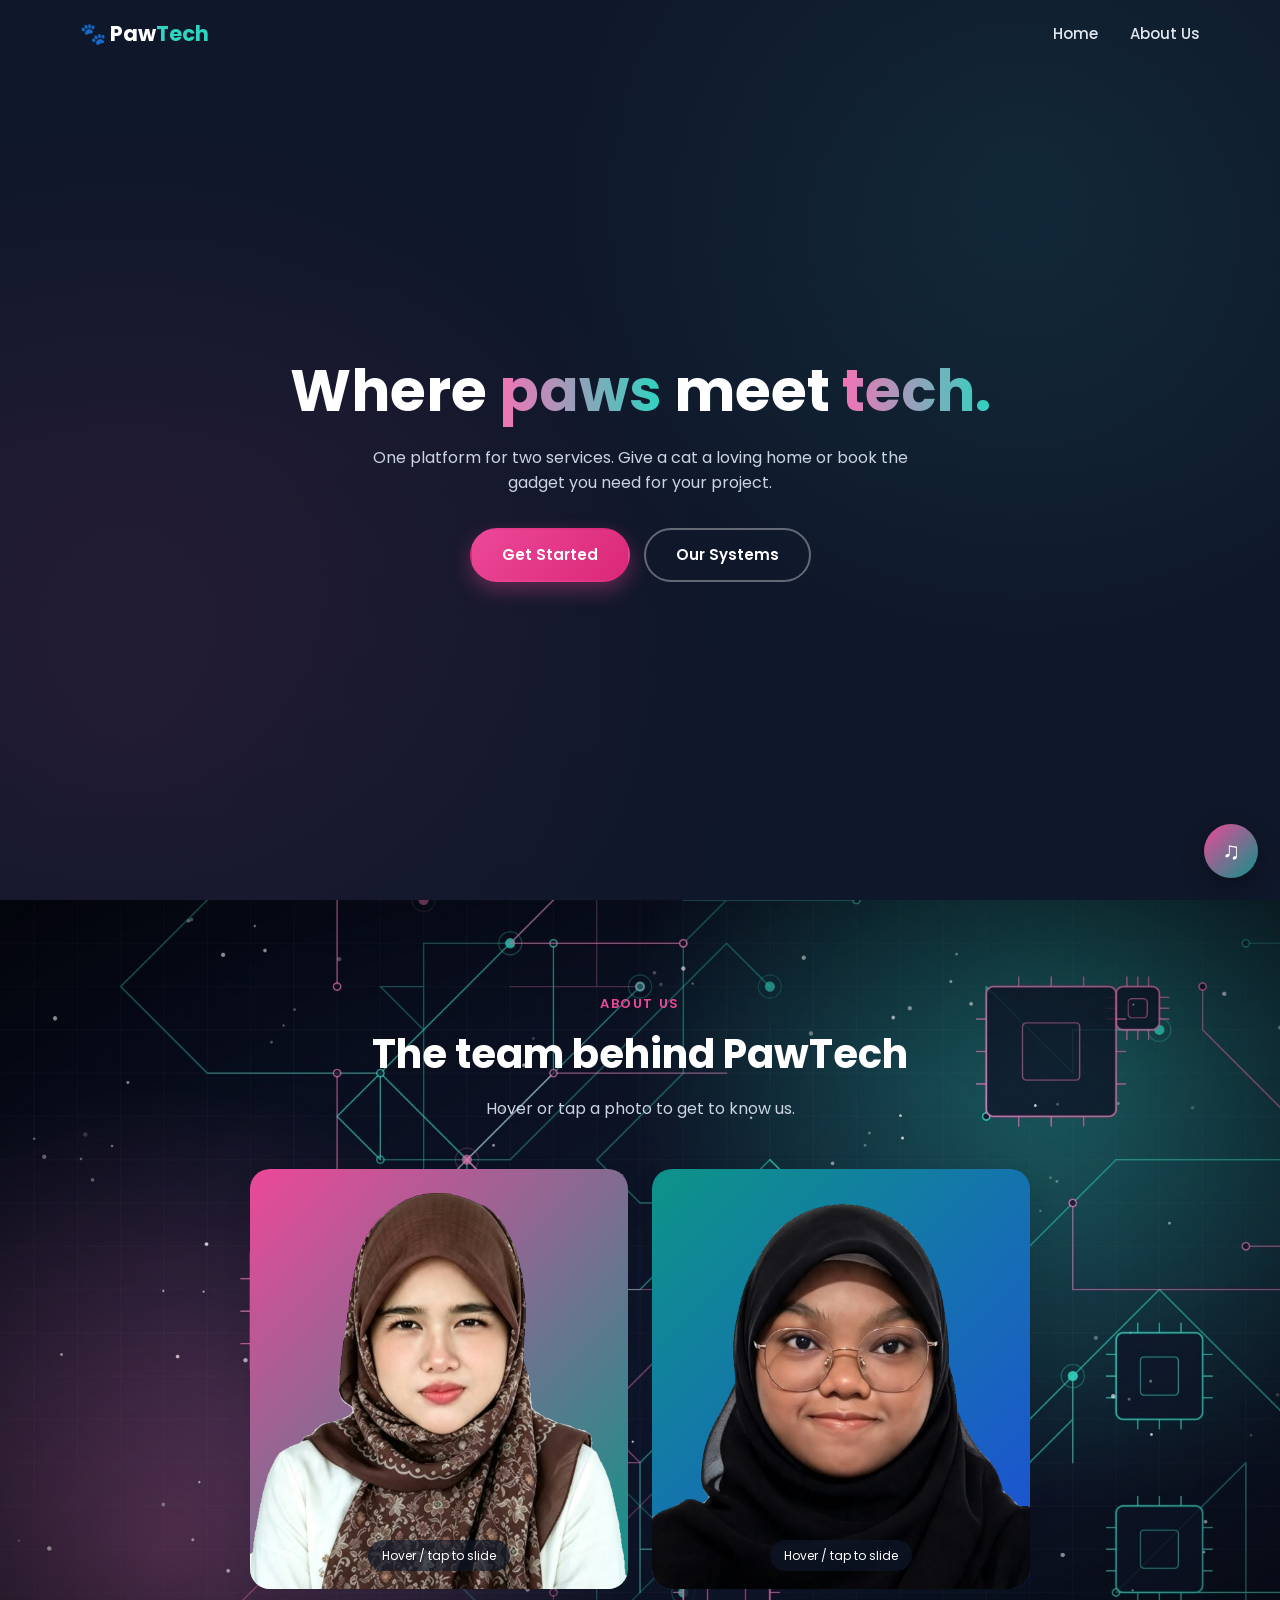
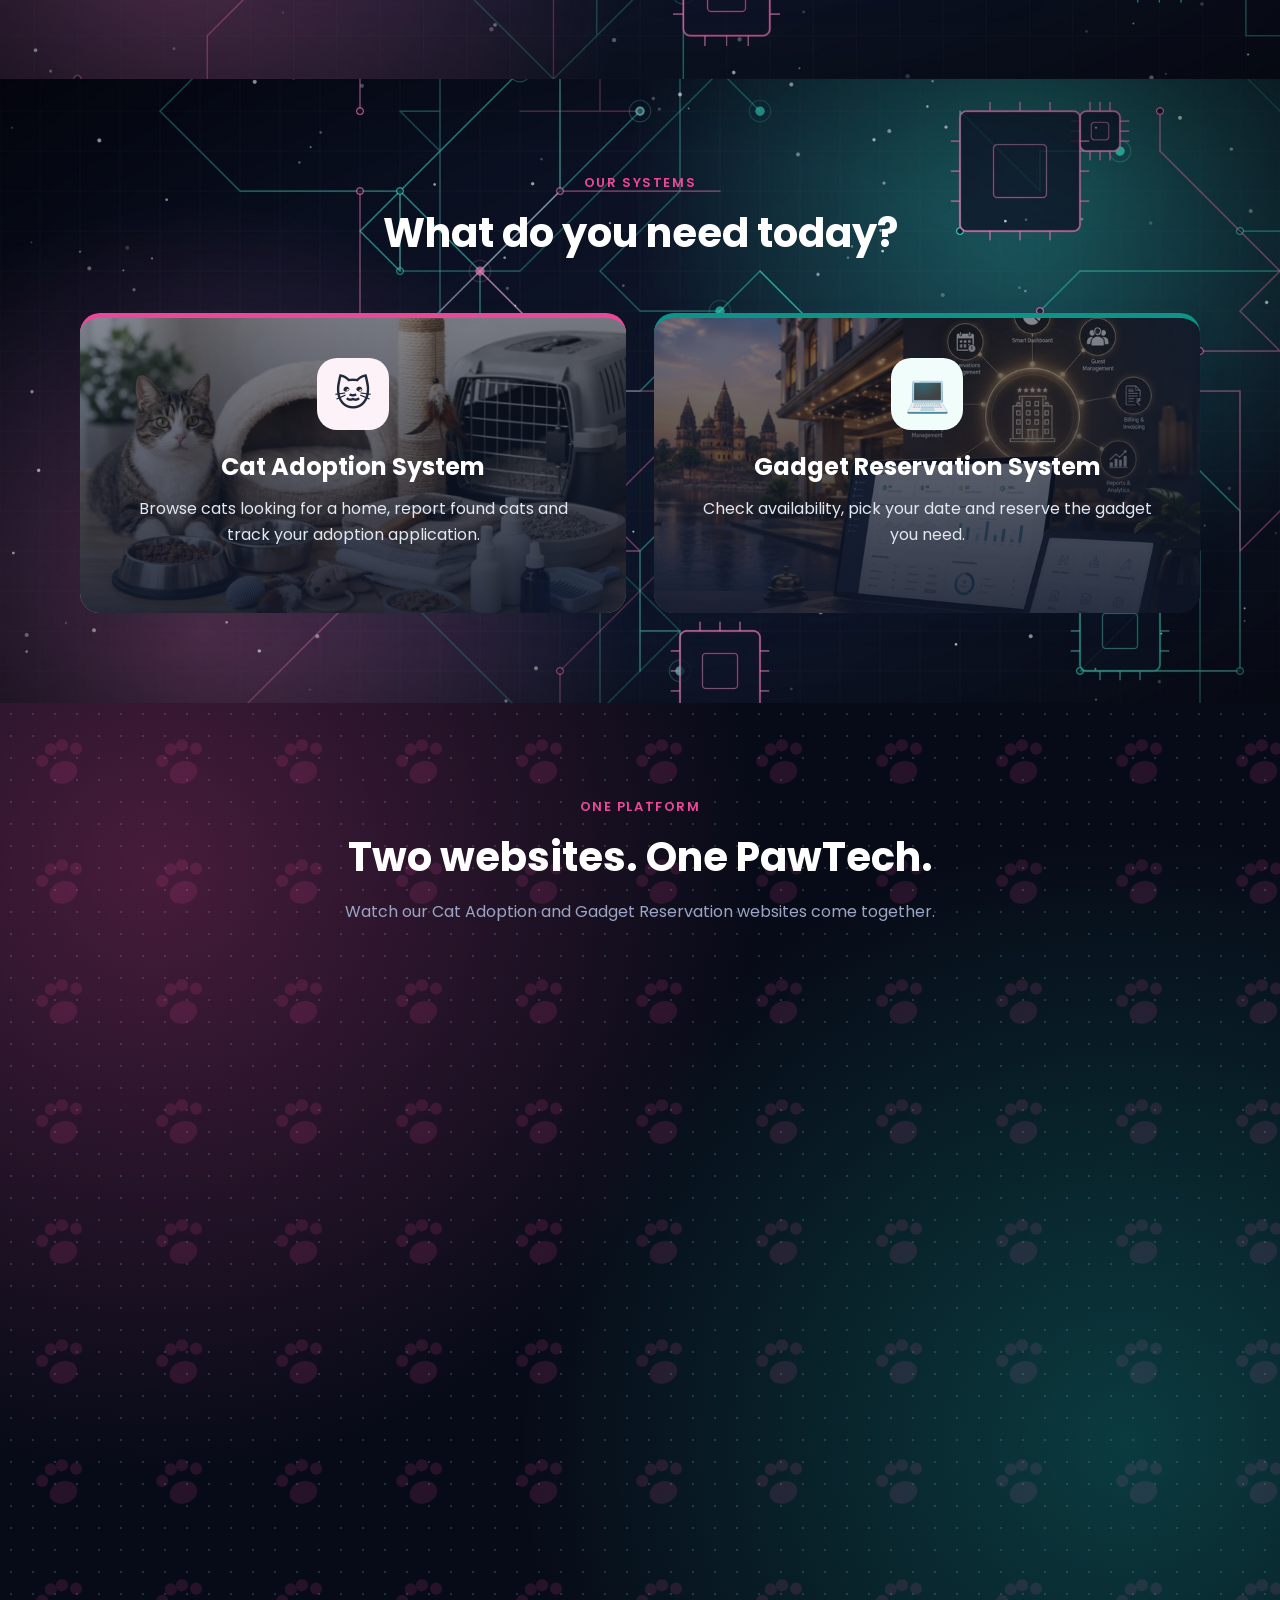
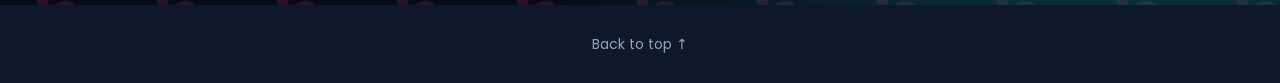
<file: PAW_TECH/index.html>
<!DOCTYPE html>
<html lang="en">
<head>
<meta charset="UTF-8">
<meta name="viewport" content="width=device-width, initial-scale=1">
<title>PawTech | Cat Adoption & Gadget Reservation</title>
<link rel="preconnect" href="https://fonts.googleapis.com">
<link href="https://fonts.googleapis.com/css2?family=Poppins:wght@400;500;600;700&display=swap" rel="stylesheet">
<link rel="stylesheet" href="style.css">
<style>
/* ===== BACKGROUND CORAK untuk section merge ===== */
#merge{
  position:relative;
  overflow:hidden;
  background-color:#070b17;
  background-image:
    radial-gradient(circle at 12% 18%, rgba(236,72,153,.28), transparent 45%),
    radial-gradient(circle at 88% 82%, rgba(20,184,166,.28), transparent 45%),
    url("data:image/svg+xml,%3Csvg xmlns='http://www.w3.org/2000/svg' width='120' height='120' viewBox='0 0 120 120'%3E%3Cg fill='%23ec4899' fill-opacity='.14' transform='rotate(-20 60 60)'%3E%3Cellipse cx='60' cy='70' rx='14' ry='11'/%3E%3Ccircle cx='44' cy='52' r='6'/%3E%3Ccircle cx='56' cy='44' r='6'/%3E%3Ccircle cx='68' cy='44' r='6'/%3E%3Ccircle cx='80' cy='52' r='6'/%3E%3C/g%3E%3C/svg%3E"),
    radial-gradient(rgba(154,166,196,.22) 1.2px, transparent 1.2px);
  background-size:auto, auto, 120px 120px, 22px 22px;
  background-position:0 0, 0 0, 0 0, 0 0;
}
#merge .head h2{color:#fff}
#merge .head p{color:#9aa6c4}
#merge .container{position:relative;z-index:1}

/* ===== merge animation (no zoom: slide, 3D tilt, fade, glow, sparks) ===== */
.mg{--mg-pink:#ec4899;--mg-teal:#14b8a6;--mg-panel:#121a30;--mg-line:#243050;--mg-muted:#9aa6c4;--T:11s;color:#e8ecf8}
.mg:not(.run) *{animation-play-state:paused}
.mg-stage{position:relative;max-width:1000px;margin:0 auto;padding:56px 16px 16px}
.mg-grid{position:relative;z-index:1;display:grid;grid-template-columns:1fr 1fr;gap:90px;animation:mg-close var(--T) infinite,mg-shake var(--T) infinite}
@keyframes mg-close{0%,36%{gap:90px}52%,96%{gap:0}97%,100%{gap:90px}}
@keyframes mg-shake{0%,52%{translate:0 0}53%{translate:-7px 0}54%{translate:7px 0}55%{translate:-4px 0}56%{translate:3px 0}57%,100%{translate:0 0}}

.mg-pane{--pc:236,72,153;background:var(--mg-panel);border:1px solid var(--mg-line);border-radius:14px;overflow:hidden;opacity:0;color:#e8ecf8}
.mg-pane.mg-cat{border-top:3px solid var(--mg-pink);animation:mg-inL var(--T) infinite,mg-glowL var(--T) infinite}
.mg-pane.mg-gad{--pc:20,184,166;border-top:3px solid var(--mg-teal);animation:mg-inR var(--T) infinite,mg-glowR var(--T) infinite}
@keyframes mg-inL{0%,2%{opacity:0;transform:perspective(900px) translateX(-220px) rotateY(28deg);filter:blur(8px)}14%,92%{opacity:1;transform:none;filter:blur(0)}96%,100%{opacity:0;transform:none;filter:blur(0)}}
@keyframes mg-inR{0%,2%{opacity:0;transform:perspective(900px) translateX(220px) rotateY(-28deg);filter:blur(8px)}14%,92%{opacity:1;transform:none;filter:blur(0)}96%,100%{opacity:0;transform:none;filter:blur(0)}}
@keyframes mg-glowL{0%,38%{box-shadow:0 0 0 0 rgba(236,72,153,0)}50%{box-shadow:0 0 55px 8px rgba(236,72,153,.6)}60%,100%{box-shadow:0 0 0 0 rgba(236,72,153,0)}}
@keyframes mg-glowR{0%,38%{box-shadow:0 0 0 0 rgba(20,184,166,0)}50%{box-shadow:0 0 55px 8px rgba(20,184,166,.6)}60%,100%{box-shadow:0 0 0 0 rgba(20,184,166,0)}}

.mg-bar{display:flex;align-items:center;gap:6px;padding:9px 12px;border-bottom:1px solid var(--mg-line);font-size:.7rem;color:var(--mg-muted);animation:mg-barfade var(--T) infinite}
@keyframes mg-barfade{0%,50%{opacity:1}58%,100%{opacity:0}}
.mg-bar i{width:8px;height:8px;border-radius:50%;background:#33406a}
.mg-bar span{margin-left:8px;background:#0b1020;border-radius:20px;padding:2px 12px;flex:1}
.mg-site{padding:16px;display:grid;gap:12px}
.mg-mnav{display:flex;justify-content:space-between;font-size:.72rem;font-weight:600;color:#e8ecf8}
.mg-mnav em{font-style:normal;color:var(--mg-muted);font-weight:400}
.mg-site h3{font-size:1.15rem;line-height:1.25;color:#fff}
.mg-site p{font-size:.75rem;color:var(--mg-muted)}
.mg-tiles{display:grid;grid-template-columns:repeat(3,1fr);gap:8px}
.mg-t{background:#0b1020;border:1px solid var(--mg-line);border-radius:10px;text-align:center;color:#e8ecf8;padding:6px;font-size:1.6rem}
.mg-t:nth-child(1){animation:mg-bob 3s ease-in-out infinite,mg-tin1 var(--T) infinite}
.mg-t:nth-child(2){animation:mg-bob 3s ease-in-out .4s infinite,mg-tin2 var(--T) infinite}
.mg-t:nth-child(3){animation:mg-bob 3s ease-in-out .8s infinite,mg-tin3 var(--T) infinite}
@keyframes mg-bob{50%{transform:translateY(-5px)}}
@keyframes mg-tin1{0%,12%{opacity:0;translate:0 26px}22%,92%{opacity:1;translate:0 0}96%,100%{opacity:0;translate:0 0}}
@keyframes mg-tin2{0%,16%{opacity:0;translate:0 26px}26%,92%{opacity:1;translate:0 0}96%,100%{opacity:0;translate:0 0}}
@keyframes mg-tin3{0%,20%{opacity:0;translate:0 26px}30%,92%{opacity:1;translate:0 0}96%,100%{opacity:0;translate:0 0}}
.mg-t img{width:100%;height:84px;object-fit:cover;border-radius:8px;display:block;margin-bottom:4px}
.mg-t .mg-em{display:grid;place-items:center;height:84px;font-size:2rem}
.mg-t small{display:block;font-size:.62rem;color:var(--mg-muted)}
.mg-tag{display:inline-block;font-size:.58rem;border-radius:10px;padding:1px 7px;margin-top:2px}
.mg-cat .mg-tag{background:rgba(236,72,153,.2);color:#f9a8d4}.mg-gad .mg-tag{background:rgba(20,184,166,.2);color:#5eead4}
.mg-pill{justify-self:center;margin-top:8px;border-radius:30px;padding:13px 34px;font-size:1rem;font-weight:700;color:#fff;animation:mg-pillp 1.8s ease-out infinite}
@keyframes mg-pillp{0%{box-shadow:0 0 0 0 rgba(var(--pc),.6)}70%,100%{box-shadow:0 0 0 12px rgba(var(--pc),0)}}
.mg-pill{text-decoration:none;cursor:pointer;display:inline-block;transition:filter .2s}
.mg-pill:hover{filter:brightness(1.15)}
.mg-cat .mg-pill{background:var(--mg-pink)}.mg-gad .mg-pill{background:var(--mg-teal)}
.mg-days{display:flex;gap:5px}.mg-days span{flex:1;text-align:center;font-size:.64rem;padding:5px 0;border-radius:7px;background:#0b1020;border:1px solid var(--mg-line);color:#e8ecf8}
.mg-days .on{background:var(--mg-teal);border-color:var(--mg-teal);font-weight:700;color:#fff}

/* frame */
.mg-frame{position:absolute;inset:0;border:1px solid #3d4d80;border-radius:20px;background:rgba(15,23,48,.94);pointer-events:none;color:#e8ecf8;opacity:0;animation:mg-frame var(--T) infinite,mg-pulse 2.4s ease-in-out infinite alternate}
@keyframes mg-frame{0%,52%{opacity:0}60%,90%{opacity:1}95%,100%{opacity:0}}
@keyframes mg-pulse{from{box-shadow:0 0 40px -10px rgba(236,72,153,.4),0 0 40px -10px rgba(20,184,166,.4)}to{box-shadow:0 0 90px -4px rgba(236,72,153,.75),0 0 90px -4px rgba(20,184,166,.75)}}
.mg-fnav{display:flex;justify-content:space-between;align-items:center;height:44px;padding:0 20px;border-bottom:1px solid var(--mg-line);font-size:.85rem;font-weight:600;color:#fff;animation:mg-fnav var(--T) infinite}
.mg-fnav b{color:var(--mg-teal)}.mg-fnav span{color:var(--mg-muted);font-weight:500;font-size:.8rem}
@keyframes mg-fnav{0%,52%{transform:translateY(-14px)}60%,100%{transform:none}}

/* seam, flash, shine, sparks */
.mg-seam{position:absolute;z-index:2;left:50%;top:56px;bottom:16px;width:3px;margin-left:-1.5px;border-radius:3px;opacity:0;pointer-events:none;
 background:linear-gradient(var(--mg-pink),var(--mg-teal));box-shadow:0 0 30px 8px rgba(236,72,153,.55),0 0 30px 8px rgba(20,184,166,.45);animation:mg-seam var(--T) infinite}
@keyframes mg-seam{0%,46%{opacity:0}52%{opacity:1}62%,100%{opacity:0}}
.mg-flash{position:absolute;inset:0;z-index:4;border-radius:20px;opacity:0;pointer-events:none;
 background:radial-gradient(ellipse at 50% 50%,rgba(255,255,255,.9),rgba(236,72,153,.35) 35%,rgba(20,184,166,.25) 55%,transparent 75%);animation:mg-flash var(--T) infinite}
@keyframes mg-flash{0%,51%{opacity:0}53%{opacity:1}63%,100%{opacity:0}}
.mg-shine{position:absolute;inset:0;z-index:3;border-radius:20px;opacity:0;pointer-events:none;
 background:linear-gradient(105deg,transparent 35%,rgba(255,255,255,.24) 48%,rgba(255,255,255,.06) 53%,transparent 65%);background-size:300% 100%;background-position:130% 0;animation:mg-shine var(--T) infinite}
@keyframes mg-shine{0%,60%{opacity:0;background-position:130% 0}62%{opacity:1;background-position:130% 0}78%{opacity:1;background-position:-30% 0}80%,100%{opacity:0;background-position:-30% 0}}
.mg-sp{position:absolute;z-index:3;left:50%;top:50%;width:6px;height:6px;margin:-3px 0 0 -3px;border-radius:50%;opacity:0;pointer-events:none;background:var(--c);box-shadow:0 0 10px 2px var(--c);animation:mg-spark var(--T) infinite}
@keyframes mg-spark{0%,51%{opacity:0;translate:0 0}53%{opacity:1}64%,100%{opacity:0;translate:var(--dx) var(--dy)}}

/* floating paws & gadgets */
.mg-fl{position:absolute;bottom:20px;font-size:1.3rem;opacity:0;pointer-events:none;animation:mg-float 7s linear infinite}
@keyframes mg-float{0%{opacity:0;translate:0 0}15%{opacity:.55}85%{opacity:.4}100%{opacity:0;translate:0 -380px}}

.mg-cap{position:relative;height:30px;text-align:center;margin:14px 0 4px;font-weight:600;font-size:1rem}
.mg-cap span{position:absolute;inset:0;opacity:0}
.mg-cap .mg-c1{animation:mg-c1 var(--T) infinite;color:#9aa6c4}
@keyframes mg-c1{0%{opacity:0}8%,46%{opacity:1}52%,100%{opacity:0}}

@media(max-width:760px){.mg-grid{grid-template-columns:1fr}@keyframes mg-close{0%,36%{gap:40px}52%,96%{gap:0}97%,100%{gap:40px}}.mg-seam,.mg-sp{display:none}}
@media(prefers-reduced-motion:reduce){.mg *{animation:none!important}.mg-pane{opacity:1}}

/* ===== SOCIAL ICONS (About Us) ===== */
.social{display:flex;gap:12px;align-items:center;margin-top:32px}
.person .slide .social{margin-top:32px}
.social a{
  display:inline-flex;align-items:center;justify-content:center;
  width:40px;height:40px;padding:0;border-radius:50%;
  background:rgba(255,255,255,.08);
  border:1px solid rgba(255,255,255,.2);
  color:#fff;
  transition:transform .2s ease, background .2s ease, border-color .2s ease;
}
.social a svg{width:20px;height:20px;fill:currentColor}
.social a:hover{transform:translateY(-3px)}
.social a.ig:hover{background:#e1306c;border-color:#e1306c}
.social a.tt:hover{background:#000;border-color:#25f4ee}
</style>
<script>function mgfb(i){var e=document.createElement("span");e.className="mg-em";e.textContent=i.dataset.e;i.replaceWith(e)}</script>
</head>
<body>

<!-- NAVBAR -->
<header class="nav" id="nav">
  <div class="container nav-in">
    <a href="#home" class="brand">🐾 Paw<b>Tech</b></a>
    <nav class="menu" id="menu">
      <a href="#home">Home</a>
      <a href="#about">About Us</a>
    </nav>
    <button class="burger" id="burger" aria-label="Menu"><span></span><span></span><span></span></button>
  </div>
</header>

<main>
<!-- ================= HOME ================= -->
<section class="hero" id="home">
  <!-- VIDEO BACKGROUND: letak hero.mp4 dalam folder yang sama (atau tukar nama fail di sini) -->
  <video class="hero-video" autoplay muted loop playsinline preload="auto">
    <source src="cat_video.mp4" type="video/mp4">
  </video>
  <div class="hero-overlay"></div>
  <div class="container hero-text reveal">
    <h1>Where <span class="grad">paws</span> meet <span class="grad">tech.</span></h1>
    <p>One platform for two services. Give a cat a loving home or book the gadget you need for your project.</p>
    <div class="hero-cta">
      <a href="#services" class="btn btn-primary">Get Started</a>
      <a href="#merge" class="btn btn-ghost">Our Systems</a>
    </div>
  </div>
</section>

<!-- ================= ABOUT US ================= -->
<section class="section alt" id="about">
  <div class="container">
    <div class="head reveal"><span class="eyebrow">About Us</span><h2>The team behind PawTech</h2><p>Hover or tap a photo to get to know us.</p></div>

    <div class="grid-2">
      <!-- KAU -->
      <article class="person reveal" tabindex="0">
        <div class="photo">
          <img src="nurin.png" alt="Nurin Hadhirah binti Mohamad Khasni" onerror="this.style.display='none'">
          <span class="ph"></span>
          <span class="hint">Hover / tap to slide</span>
        </div>
        <div class="slide">
          <small class="role cat-c">Cat Adoption System</small>
          <h3>Nurin Hadhirah binti Mohamad Khasni</h3>
          <p>Developer of the <b>Cat Adoption System</b>. Built the login, adopt a cat, found cat reports, my applications and the admin dashboard.</p>
          <div class="social">
            <a class="ig" href="https://www.instagram.com/hadhhh._/" target="_blank" rel="noopener" aria-label="Instagram" title="Instagram">
              <svg viewBox="0 0 24 24" aria-hidden="true"><path d="M12 2.163c3.204 0 3.584.012 4.85.07 3.252.148 4.771 1.691 4.919 4.919.058 1.265.069 1.645.069 4.849 0 3.205-.012 3.584-.069 4.849-.149 3.225-1.664 4.771-4.919 4.919-1.266.058-1.644.07-4.85.07-3.204 0-3.584-.012-4.849-.07-3.26-.149-4.771-1.699-4.919-4.92-.058-1.265-.07-1.644-.07-4.849 0-3.204.013-3.583.07-4.849.149-3.227 1.664-4.771 4.919-4.919 1.266-.057 1.645-.069 4.849-.069zm0-2.163c-3.259 0-3.667.014-4.947.072-4.358.2-6.78 2.618-6.98 6.98-.059 1.281-.073 1.689-.073 4.948 0 3.259.014 3.668.072 4.948.2 4.358 2.618 6.78 6.98 6.98 1.281.058 1.689.072 4.948.072 3.259 0 3.668-.014 4.948-.072 4.354-.2 6.782-2.618 6.979-6.98.059-1.28.073-1.689.073-4.948 0-3.259-.014-3.667-.072-4.947-.196-4.354-2.617-6.78-6.979-6.98-1.281-.059-1.69-.073-4.949-.073zm0 5.838c-3.403 0-6.162 2.759-6.162 6.162s2.759 6.163 6.162 6.163 6.162-2.759 6.162-6.163c0-3.403-2.759-6.162-6.162-6.162zm0 10.162c-2.209 0-4-1.79-4-4 0-2.209 1.791-4 4-4s4 1.791 4 4c0 2.21-1.791 4-4 4zm6.406-11.845c-.796 0-1.441.645-1.441 1.44s.645 1.44 1.441 1.44c.795 0 1.439-.645 1.439-1.44s-.644-1.44-1.439-1.44z"/></svg>
            </a>
            <a class="tt" href="https://tiktok.com/@itshad._/" target="_blank" rel="noopener" aria-label="TikTok" title="TikTok">
              <svg viewBox="0 0 24 24" aria-hidden="true"><path d="M12.525.02c1.31-.02 2.61-.01 3.91-.02.08 1.53.63 3.09 1.75 4.17 1.12 1.11 2.7 1.62 4.24 1.79v4.03c-1.44-.05-2.89-.35-4.2-.97-.57-.26-1.1-.59-1.62-.93-.01 2.92.01 5.84-.02 8.75-.08 1.4-.54 2.79-1.35 3.94-1.31 1.92-3.58 3.17-5.91 3.21-1.43.08-2.86-.31-4.08-1.03-2.02-1.19-3.44-3.37-3.65-5.71-.02-.5-.03-1-.01-1.49.18-1.9 1.12-3.72 2.58-4.96 1.66-1.44 3.98-2.13 6.15-1.72.02 1.48-.04 2.96-.04 4.44-.99-.32-2.15-.23-3.02.37-.63.41-1.11 1.04-1.36 1.75-.21.51-.15 1.07-.14 1.61.24 1.64 1.82 3.02 3.5 2.87 1.12-.01 2.19-.66 2.77-1.61.19-.33.4-.67.41-1.06.1-1.79.06-3.57.07-5.36.01-4.03-.01-8.05.02-12.07z"/></svg>
            </a>
          </div>
        </div>
      </article>

      <!-- KAWAN -->
      <article class="person reveal" tabindex="0">
        <div class="photo">
          <img src="sofea.png" alt="Nur Sofea Balqis binti Muhammad Riduan" onerror="this.style.display='none'">
          <span class="ph"></span>
          <span class="hint">Hover / tap to slide</span>
        </div>
        <div class="slide">
          <small class="role gad-c">Gadget Reservation System</small>
          <h3>Nur Sofea Balqis binti Muhammad Ridhuan</h3>
          <p>Developer of the <b>Gadget Reservation System</b>. Built the gadget booking, availability checking and return tracking.</p>
          <div class="social">
            <a class="ig" href="https://www.instagram.com/sofeaqiss/" target="_blank" rel="noopener" aria-label="Instagram" title="Instagram">
              <svg viewBox="0 0 24 24" aria-hidden="true"><path d="M12 2.163c3.204 0 3.584.012 4.85.07 3.252.148 4.771 1.691 4.919 4.919.058 1.265.069 1.645.069 4.849 0 3.205-.012 3.584-.069 4.849-.149 3.225-1.664 4.771-4.919 4.919-1.266.058-1.644.07-4.85.07-3.204 0-3.584-.012-4.849-.07-3.26-.149-4.771-1.699-4.919-4.92-.058-1.265-.07-1.644-.07-4.849 0-3.204.013-3.583.07-4.849.149-3.227 1.664-4.771 4.919-4.919 1.266-.057 1.645-.069 4.849-.069zm0-2.163c-3.259 0-3.667.014-4.947.072-4.358.2-6.78 2.618-6.98 6.98-.059 1.281-.073 1.689-.073 4.948 0 3.259.014 3.668.072 4.948.2 4.358 2.618 6.78 6.98 6.98 1.281.058 1.689.072 4.948.072 3.259 0 3.668-.014 4.948-.072 4.354-.2 6.782-2.618 6.979-6.98.059-1.28.073-1.689.073-4.948 0-3.259-.014-3.667-.072-4.947-.196-4.354-2.617-6.78-6.979-6.98-1.281-.059-1.69-.073-4.949-.073zm0 5.838c-3.403 0-6.162 2.759-6.162 6.162s2.759 6.163 6.162 6.163 6.162-2.759 6.162-6.163c0-3.403-2.759-6.162-6.162-6.162zm0 10.162c-2.209 0-4-1.79-4-4 0-2.209 1.791-4 4-4s4 1.791 4 4c0 2.21-1.791 4-4 4zm6.406-11.845c-.796 0-1.441.645-1.441 1.44s.645 1.44 1.441 1.44c.795 0 1.439-.645 1.439-1.44s-.644-1.44-1.439-1.44z"/></svg>
            </a>
            <a class="tt" href="https://www.tiktok.com/@nuqayl/" target="_blank" rel="noopener" aria-label="TikTok" title="TikTok">
              <svg viewBox="0 0 24 24" aria-hidden="true"><path d="M12.525.02c1.31-.02 2.61-.01 3.91-.02.08 1.53.63 3.09 1.75 4.17 1.12 1.11 2.7 1.62 4.24 1.79v4.03c-1.44-.05-2.89-.35-4.2-.97-.57-.26-1.1-.59-1.62-.93-.01 2.92.01 5.84-.02 8.75-.08 1.4-.54 2.79-1.35 3.94-1.31 1.92-3.58 3.17-5.91 3.21-1.43.08-2.86-.31-4.08-1.03-2.02-1.19-3.44-3.37-3.65-5.71-.02-.5-.03-1-.01-1.49.18-1.9 1.12-3.72 2.58-4.96 1.66-1.44 3.98-2.13 6.15-1.72.02 1.48-.04 2.96-.04 4.44-.99-.32-2.15-.23-3.02.37-.63.41-1.11 1.04-1.36 1.75-.21.51-.15 1.07-.14 1.61.24 1.64 1.82 3.02 3.5 2.87 1.12-.01 2.19-.66 2.77-1.61.19-.33.4-.67.41-1.06.1-1.79.06-3.57.07-5.36.01-4.03-.01-8.05.02-12.07z"/></svg>
            </a>
          </div>
        </div>
      </article>
    </div>
  </div>
</section>

<section class="section" id="services">
  <div class="container">
    <div class="head reveal"><span class="eyebrow">Our Systems</span><h2>What do you need today?</h2></div>
    <div class="grid-2">
      <article class="svc reveal">
        <div class="svc-ic">🐱</div>
        <h3>Cat Adoption System</h3>
        <p>Browse cats looking for a home, report found cats and track your adoption application.</p>
      </article>
      <article class="svc gad reveal">
        <div class="svc-ic">💻</div>
        <h3>Gadget Reservation System</h3>
        <p>Check availability, pick your date and reserve the gadget you need.</p>
      </article>
    </div>
  </div>
</section>

<!-- ================= MERGE ANIMATION (below Our Systems) ================= -->
<section class="section alt" id="merge">
  <div class="container">
    <div class="head reveal"><span class="eyebrow">One Platform</span><h2>Two websites. One PawTech.</h2><p>Watch our Cat Adoption and Gadget Reservation websites come together.</p></div>
    <div class="mg">
<div class="mg-stage">
 <span class="mg-fl" style="left:3%;animation-delay:0s">🐾</span>
 <span class="mg-fl" style="left:95%;animation-delay:1.4s">💻</span>
 <span class="mg-fl" style="left:10%;animation-delay:3s">🐾</span>
 <span class="mg-fl" style="left:88%;animation-delay:4.4s">📷</span>
 <span class="mg-fl" style="left:97%;animation-delay:5.6s">🐾</span>
 <span class="mg-fl" style="left:5%;animation-delay:6s">🎧</span>
 <div class="mg-frame"><div class="mg-fnav"><div>🐾 Paw<b>Tech</b></div><span>Home &nbsp;&nbsp; About Us</span></div></div>
 <div class="mg-grid">
  <section class="mg-pane mg-cat">
   <div class="mg-bar"><i></i><i></i><i></i><span>Cat Adoption System</span></div>
   <div class="mg-site">
    <div class="mg-mnav"><span>😺 Cat Adoption</span><em>Adopt · Found · My Applications</em></div>
    <h3>Give a cat a loving home</h3>
    <p>Browse cats, report found cats and track your application.</p>
    <div class="mg-tiles">
     <div class="mg-t"><img src="mocha.png" alt="Mocha" style="object-position:35% 40%" data-e="🐱" onerror="mgfb(this)"><small>Mocha<br><span class="mg-tag">Available</span></small></div>
     <div class="mg-t"><img src="oyen.png" alt="Oyen" style="object-position:50% 28%" data-e="🐈" onerror="mgfb(this)"><small>Oyen<br><span class="mg-tag">Available</span></small></div>
     <div class="mg-t"><img src="abu.png" alt="Abu" style="object-position:45% 30%" data-e="🐈‍⬛" onerror="mgfb(this)"><small>Abu<br><span class="mg-tag">Pending</span></small></div>
    </div>
    <a href="https://catadoption.infinityfree.io/" class="mg-pill">Adopt a Cat</a>
   </div>
  </section>
  <section class="mg-pane mg-gad">
   <div class="mg-bar"><i></i><i></i><i></i><span>Gadget Reservation System</span></div>
   <div class="mg-site">
    <div class="mg-mnav"><span>💻 Gadget Reservation</span><em>Gadgets · Dates · Bookings</em></div>
    <h3>Reserve the gadget you need</h3>
    <p>Check availability, pick your date and book it.</p>
    <div class="mg-tiles">
     <div class="mg-t"><img src="laptop.png" alt="Laptop" style="object-position:50% 50%" data-e="💻" onerror="mgfb(this)"><small>Laptop<br><span class="mg-tag">Available</span></small></div>
     <div class="mg-t"><img src="camera.png" alt="Camera" style="object-position:45% 50%" data-e="📷" onerror="mgfb(this)"><small>Camera<br><span class="mg-tag">Available</span></small></div>
     <div class="mg-t"><img src="headset.png" alt="Headset" style="object-position:50% 45%" data-e="🎧" onerror="mgfb(this)"><small>Headset<br><span class="mg-tag">Booked</span></small></div>
    </div>
    <div class="mg-days"><span>Mon</span><span class="on">Tue</span><span class="on">Wed</span><span>Thu</span><span>Fri</span></div>
    <a href="https://gadgetreserve.infinityfreeapp.com/login.php" class="mg-pill">Reserve a Gadget</a>
   </div>
  </section>
 </div>
 <div class="mg-seam"></div>
 <div class="mg-flash"></div>
 <div class="mg-shine"></div>
 <i class="mg-sp" style="--c:#ec4899;--dx:-170px;--dy:-110px;top:30%"></i>
 <i class="mg-sp" style="--c:#14b8a6;--dx:170px;--dy:-100px;top:32%"></i>
 <i class="mg-sp" style="--c:#f9a8d4;--dx:-120px;--dy:-170px;top:40%"></i>
 <i class="mg-sp" style="--c:#5eead4;--dx:130px;--dy:-160px;top:42%"></i>
 <i class="mg-sp" style="--c:#ec4899;--dx:-190px;--dy:-20px;top:48%"></i>
 <i class="mg-sp" style="--c:#14b8a6;--dx:190px;--dy:-10px;top:50%"></i>
 <i class="mg-sp" style="--c:#f9a8d4;--dx:-160px;--dy:60px;top:56%"></i>
 <i class="mg-sp" style="--c:#5eead4;--dx:160px;--dy:70px;top:58%"></i>
 <i class="mg-sp" style="--c:#ec4899;--dx:-110px;--dy:150px;top:66%"></i>
 <i class="mg-sp" style="--c:#14b8a6;--dx:120px;--dy:160px;top:68%"></i>
 <i class="mg-sp" style="--c:#fff;--dx:-60px;--dy:-190px;top:38%"></i>
 <i class="mg-sp" style="--c:#fff;--dx:70px;--dy:190px;top:62%"></i>
</div>

<div class="mg-cap"><span class="mg-c1">Two separate websites…</span></div>

    </div>
  </div>
</section>
<script>
(function(){var m=document.querySelector('.mg');if(!m)return;
if(!('IntersectionObserver' in window)){m.classList.add('run');return}
new IntersectionObserver(function(es){es.forEach(function(e){m.classList.toggle('run',e.isIntersecting)})},{threshold:.25}).observe(m)})();
</script>
</main>

<footer class="footer">
  <div class="container foot-in" style="justify-content:center">
    <a href="#home">Back to top ↑</a>
  </div>
</footer>

<!-- MUSIC: letak background_music.mp3 dalam folder yang sama -->
<audio id="bgm" src="background_music.mp3" loop preload="auto"></audio>
<button class="music" id="musicBtn" aria-label="Toggle music" title="Music">♫</button>

<script src="script.js"></script>
<script src="music.js"></script>
</body>
</html>
</file>
<file: PAW_TECH/style.css>
:root{--navy:#0f172a;--ink:#1e293b;--muted:#64748b;--bg:#f8fafc;--card:#fff;--pink:#ec4899;--pink2:#f472b6;--teal:#0d9488;--teal2:#2dd4bf;--r:20px;--sh:0 10px 30px rgba(15,23,42,.08)}
*{margin:0;padding:0;box-sizing:border-box}
html{scroll-behavior:smooth;scroll-padding-top:72px}
body{font-family:'Poppins',system-ui,sans-serif;color:var(--ink);background:var(--bg);line-height:1.6}
a{text-decoration:none;color:inherit}ul{list-style:none}
.container{width:min(1120px,92%);margin:0 auto}

/* navbar */
.nav{position:fixed;inset:0 0 auto 0;z-index:50;transition:.3s}
.nav.scrolled{background:rgba(15,23,42,.92);backdrop-filter:blur(10px);box-shadow:0 4px 20px rgba(0,0,0,.2)}
.nav-in{display:flex;align-items:center;justify-content:space-between;height:68px}
.brand{font-weight:700;font-size:21px;color:#fff}.brand b{color:var(--teal2)}
.menu{display:flex;gap:32px;color:#e2e8f0;font-size:15px;font-weight:500}
.menu a:hover{color:var(--pink2)}
.burger{display:none;background:none;border:0;cursor:pointer;flex-direction:column;gap:5px}
.burger span{width:24px;height:2px;background:#fff}

/* buttons */
.btn{display:inline-block;padding:13px 30px;border-radius:999px;font-weight:600;font-size:15px;transition:.25s;border:2px solid transparent}
.btn-primary{background:linear-gradient(135deg,var(--pink),#db2777);color:#fff;box-shadow:0 8px 20px rgba(236,72,153,.35)}
.btn-teal{background:linear-gradient(135deg,var(--teal),#0f766e);color:#fff;box-shadow:0 8px 20px rgba(13,148,136,.35)}
.btn-ghost{border-color:rgba(255,255,255,.35);color:#fff}
.btn:hover{transform:translateY(-3px)}.btn-ghost:hover{background:rgba(255,255,255,.1)}

/* hero (centered) */
.hero{min-height:100vh;display:flex;align-items:center;justify-content:center;text-align:center;padding:100px 0 60px;color:#fff;
  background:radial-gradient(circle at 80% 20%,rgba(45,212,191,.25),transparent 40%),radial-gradient(circle at 10% 80%,rgba(236,72,153,.28),transparent 45%),var(--navy)}
.hero-text{max-width:800px}
.pill{display:inline-block;padding:6px 18px;border-radius:999px;background:rgba(255,255,255,.1);border:1px solid rgba(255,255,255,.2);font-size:13px;margin-bottom:22px}
h1{font-size:clamp(34px,5.4vw,58px);line-height:1.15;margin-bottom:20px}
.grad{background:linear-gradient(90deg,var(--pink2),var(--teal2));-webkit-background-clip:text;background-clip:text;color:transparent}
.hero p{color:#cbd5e1;max-width:560px;margin:0 auto 32px}
.hero-cta{display:flex;gap:14px;flex-wrap:wrap;justify-content:center}

.hero{position:relative;overflow:hidden}
.hero-video{position:absolute;inset:0;width:100%;height:100%;object-fit:cover;z-index:0}
.hero-overlay{position:absolute;inset:0;z-index:1;background:linear-gradient(180deg,rgba(15,23,42,.7),rgba(15,23,42,.55) 50%,rgba(15,23,42,.8))}
.hero-text{position:relative;z-index:2}

/* sections */
.section{padding:90px 0}.section.alt{background:#eef2f7}
.head{text-align:center;max-width:620px;margin:0 auto 48px}
.eyebrow{color:var(--pink);font-weight:600;font-size:13px;letter-spacing:.12em;text-transform:uppercase}
.head h2{font-size:clamp(28px,4vw,40px);margin:6px 0 10px;color:var(--navy)}.head p{color:var(--muted)}
.grid-2{display:grid;grid-template-columns:1fr 1fr;gap:28px}

/* systems cards */
.svc{background:var(--card);border-radius:var(--r);padding:40px 36px;box-shadow:var(--sh);border-top:5px solid var(--pink);text-align:center;transition:.3s}
.svc.gad{border-top-color:var(--teal)}.svc:hover{transform:translateY(-6px)}
.svc-ic{width:72px;height:72px;border-radius:20px;display:grid;place-items:center;font-size:36px;background:#fdf2f8;margin:0 auto 18px}
.svc.gad .svc-ic{background:#f0fdfa}
.svc h3{font-size:24px;margin-bottom:10px;color:var(--navy)}.svc p{color:var(--muted);margin-bottom:26px}
/* systems cards: photo backgrounds with dark overlay */
#services .svc{background-color:#0f172a;background-size:cover;background-position:center;background-repeat:no-repeat}
#services .svc:first-child{background-image:linear-gradient(180deg,rgba(15,23,42,.5),rgba(15,23,42,.88)),url('cat_card.jpg')}
#services .svc.gad{background-image:linear-gradient(180deg,rgba(15,23,42,.5),rgba(15,23,42,.88)),url('gadget_card.jpg')}
#services .svc h3{color:#fff}#services .svc p{color:#e2e8f0}

/* about: sliding photo cards */
#about,#services{background:url('tech_bg.jpg') center/cover no-repeat,#0b1020}
#about .head h2,#services .head h2{color:#fff}
#about .head p,#services .head p{color:#cbd5e1;font-weight:400}
#about .grid-2{max-width:780px;margin:0 auto;gap:24px}
.person{position:relative;height:420px;border-radius:var(--r);overflow:hidden;box-shadow:var(--sh);cursor:pointer;outline:none;background:linear-gradient(135deg,var(--pink),var(--teal))}
.person:nth-child(2){background:linear-gradient(135deg,var(--teal),#1d4ed8)}
.photo{position:absolute;inset:0}
.photo img{position:absolute;inset:0;width:100%;height:100%;object-fit:cover;object-position:center 20%;transition:transform .6s}
.ph{position:absolute;inset:0;display:grid;place-items:center;font-size:110px}
.hint{position:absolute;left:50%;bottom:18px;transform:translateX(-50%);background:rgba(15,23,42,.65);color:#fff;font-size:12px;padding:6px 14px;border-radius:999px;transition:.3s;white-space:nowrap}
.slide{position:absolute;inset:0;padding:34px;background:rgba(15,23,42,.94);color:#fff;display:flex;flex-direction:column;justify-content:center;transform:translateY(100%);transition:transform .55s cubic-bezier(.7,0,.2,1)}
.person:hover .slide,.person:focus .slide,.person.open .slide{transform:translateY(0)}
.person:hover .hint,.person:focus .hint,.person.open .hint{opacity:0}
.person:hover img{transform:scale(1.08)}
.role{font-weight:600;font-size:12px;letter-spacing:.1em;text-transform:uppercase}
.cat-c{color:var(--pink2)}.gad-c{color:var(--teal2)}
.slide h3{font-size:24px;line-height:1.3;margin:6px 0 10px}.slide p{color:#cbd5e1;font-size:15px}
.tags{display:flex;gap:8px;flex-wrap:wrap;margin:18px 0}
.tags span{font-size:12px;padding:4px 12px;border-radius:999px;background:rgba(255,255,255,.12)}
.social{display:flex;gap:10px;flex-wrap:wrap}
.social a{padding:8px 18px;border-radius:999px;border:1px solid rgba(255,255,255,.3);font-size:14px;transition:.25s}
.social a:hover{background:#fff;color:var(--navy)}

/* footer + music */
.footer{background:var(--navy);color:#94a3b8;padding:28px 0}
.foot-in{display:flex;justify-content:space-between;align-items:center;gap:12px;flex-wrap:wrap;font-size:14px}
.music{position:fixed;right:22px;bottom:22px;z-index:60;width:54px;height:54px;border-radius:50%;border:0;cursor:pointer;font-size:24px;color:#fff;background:linear-gradient(135deg,var(--pink),var(--teal));box-shadow:0 8px 24px rgba(0,0,0,.3);transition:.3s}
.music:hover{transform:scale(1.1)}.music.on{animation:spin 4s linear infinite}
@keyframes spin{to{transform:rotate(360deg)}}

/* reveal */
.reveal{opacity:0;transform:translateY(30px);transition:.8s}.reveal.show{opacity:1;transform:none}

@media(max-width:820px){
 .grid-2{grid-template-columns:1fr}
 .burger{display:flex}
 .menu{position:absolute;top:68px;left:0;right:0;flex-direction:column;gap:18px;padding:24px;background:var(--navy);display:none}
 .menu.open{display:flex}
 .person{height:400px}
}
</file>
